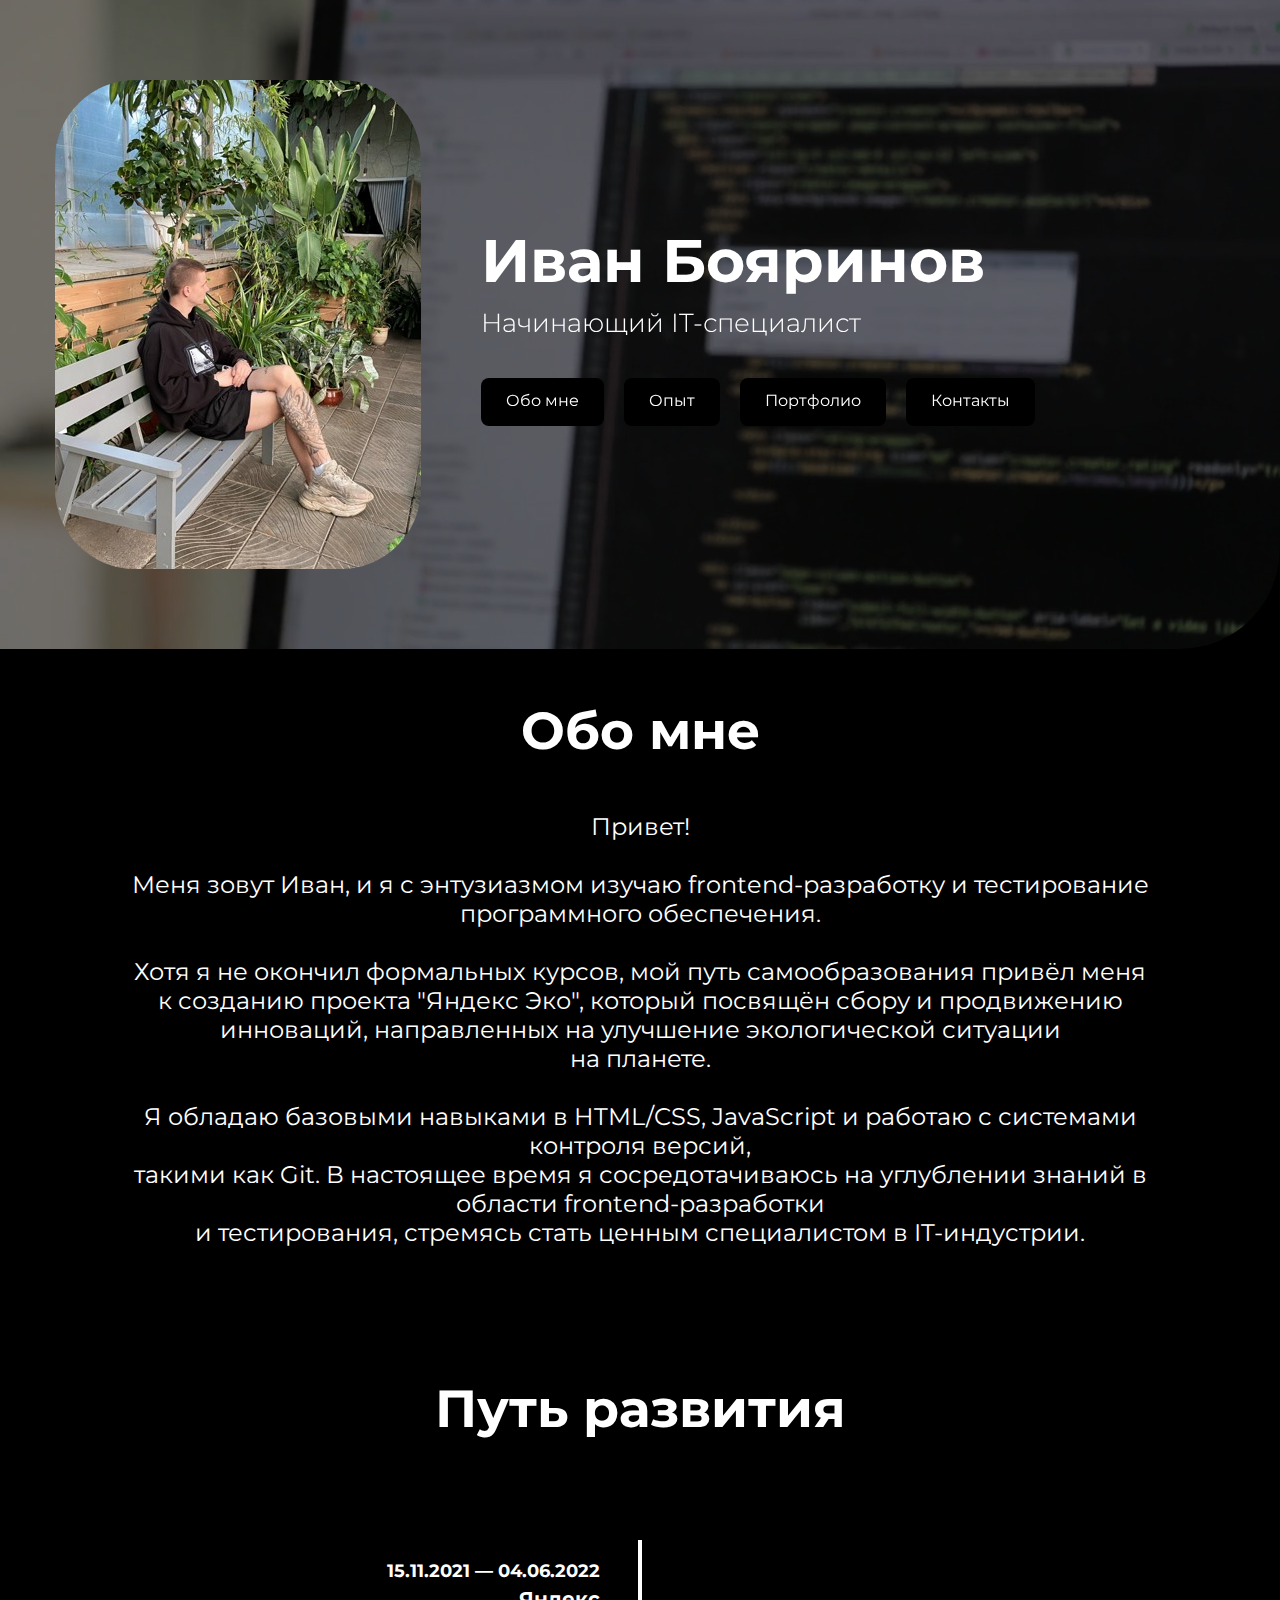
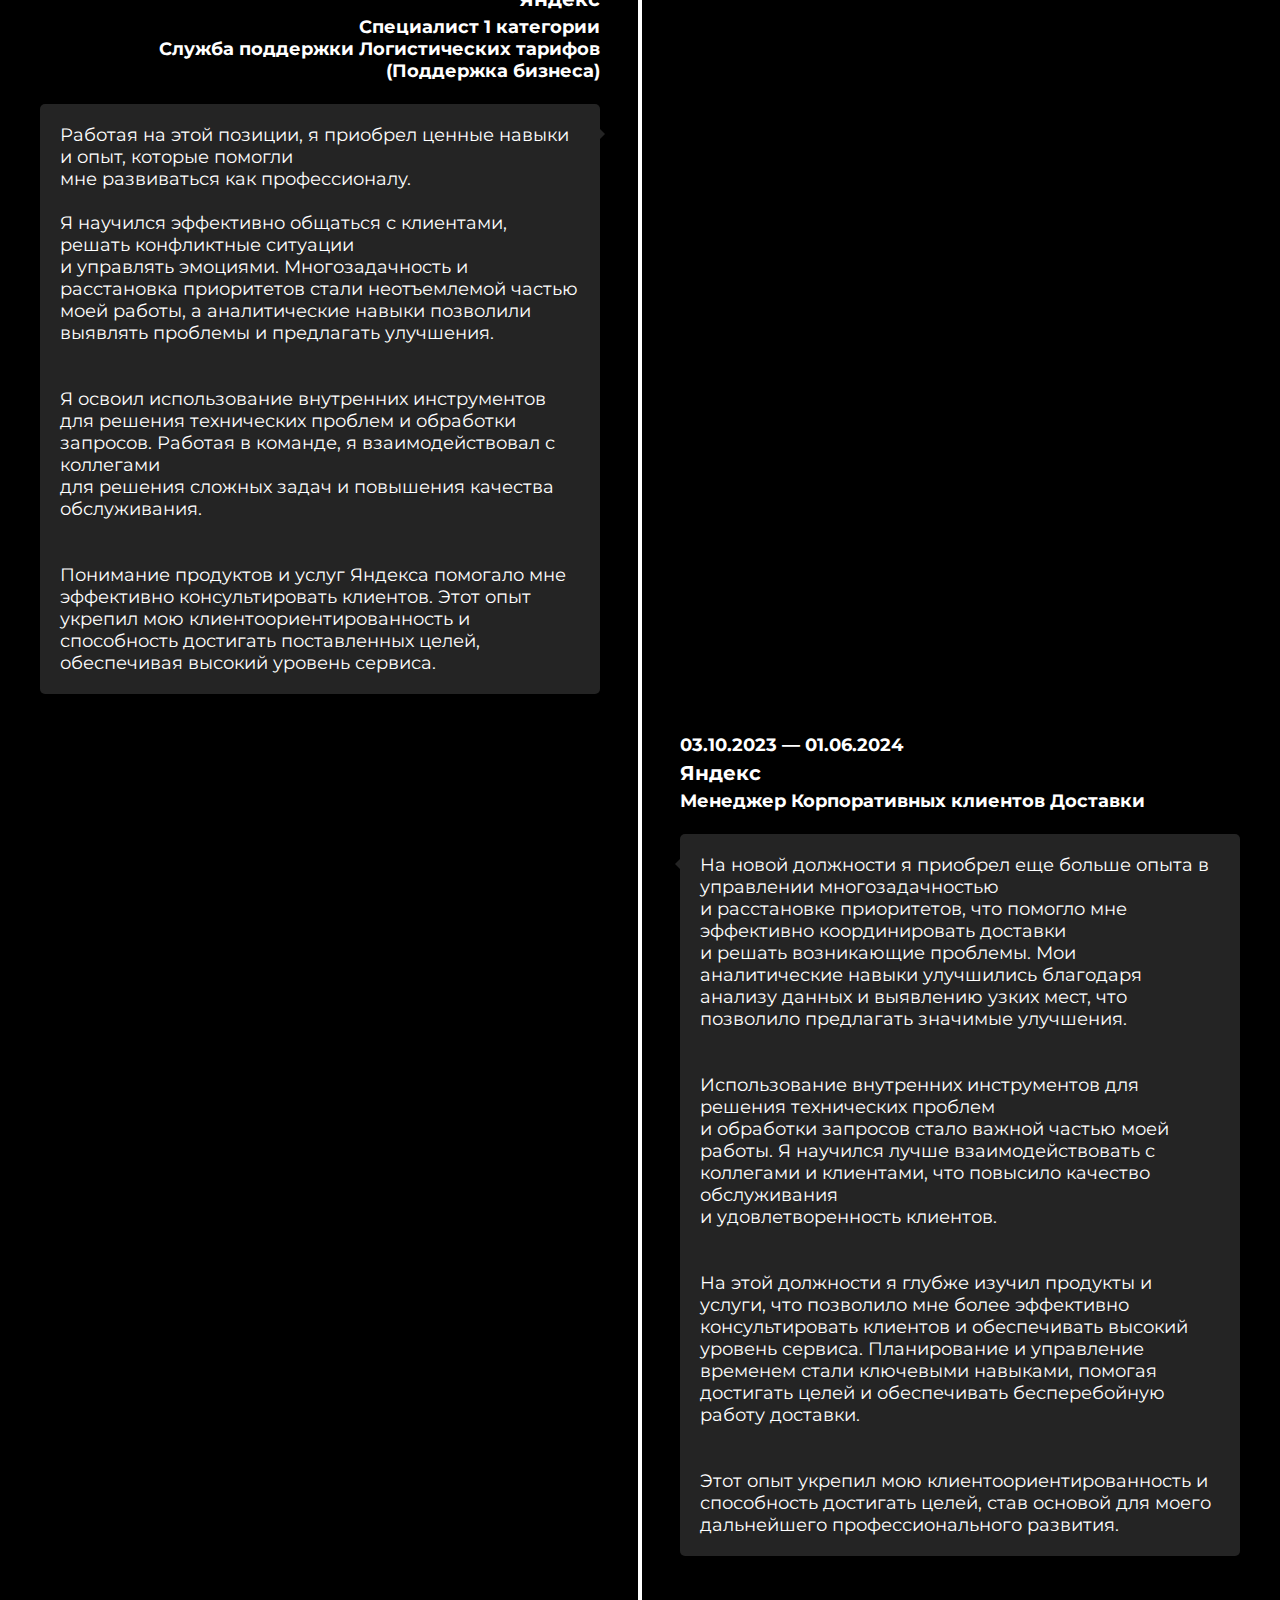
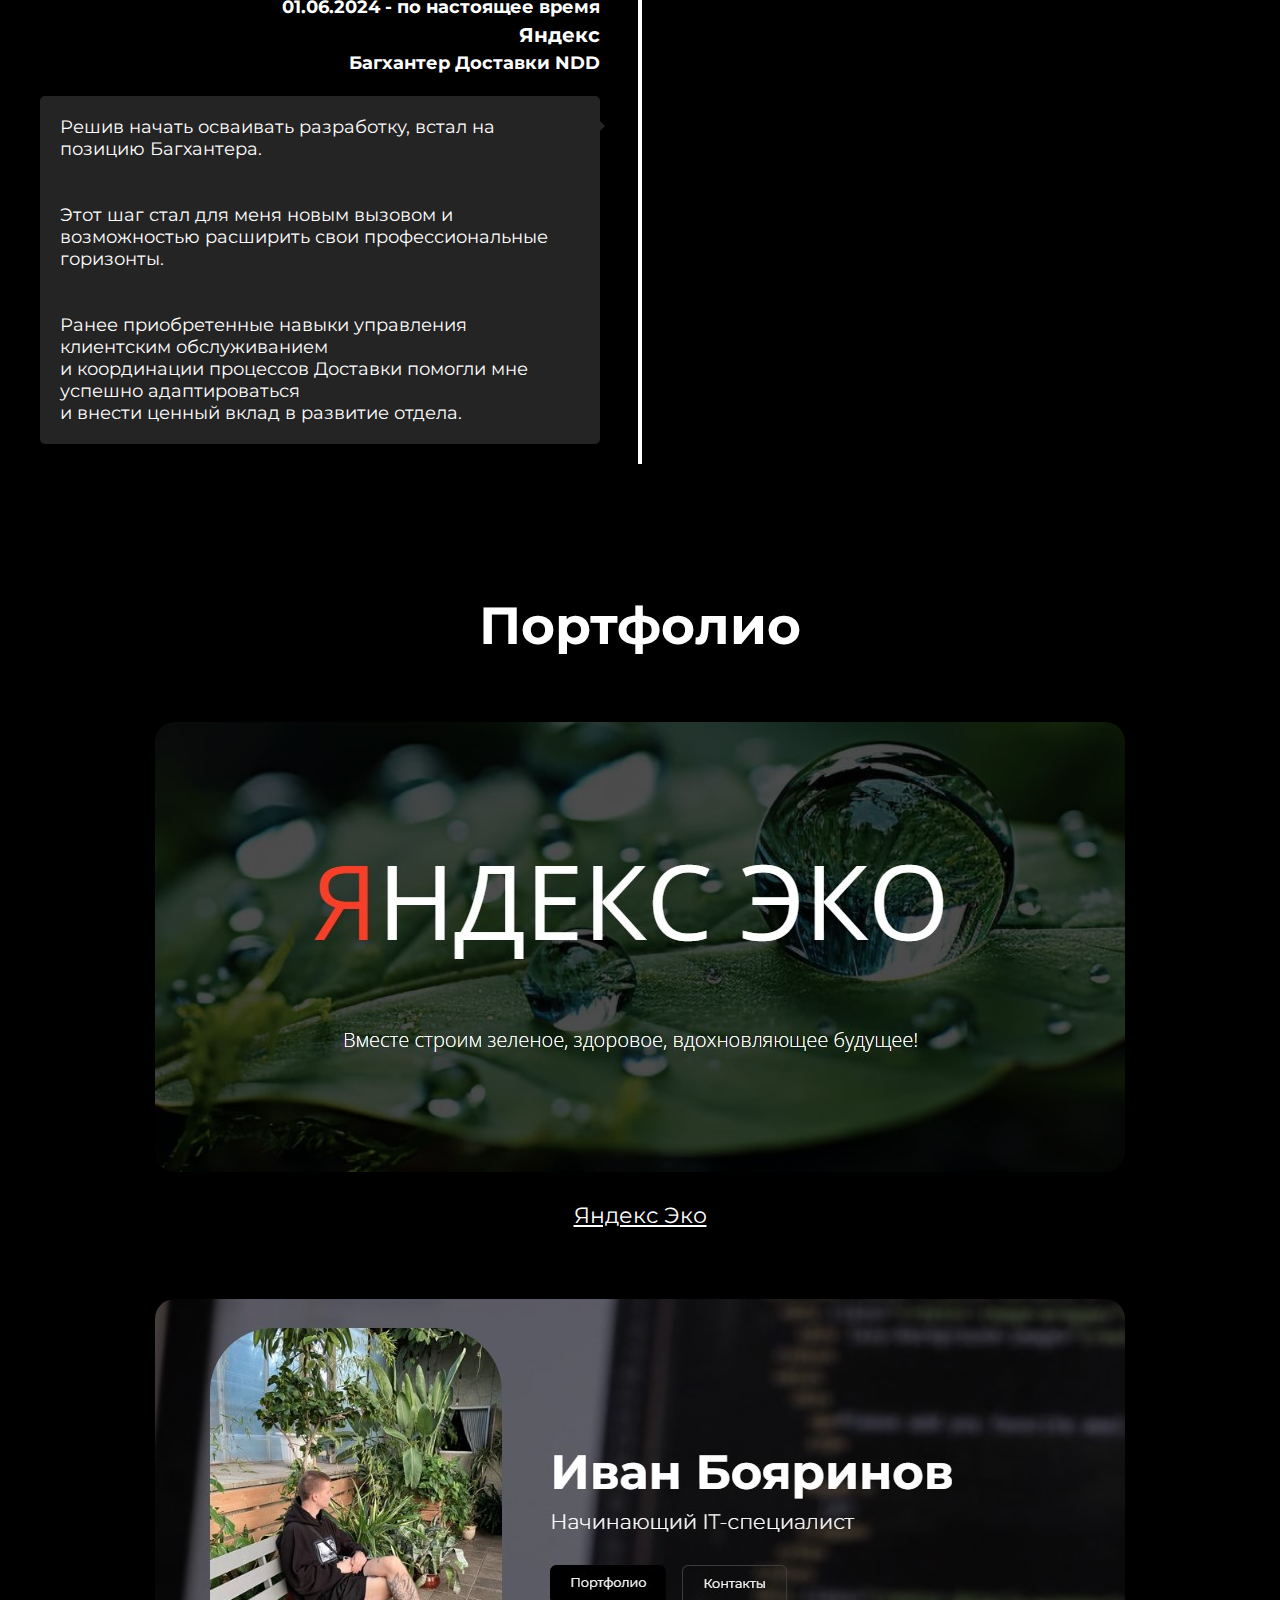
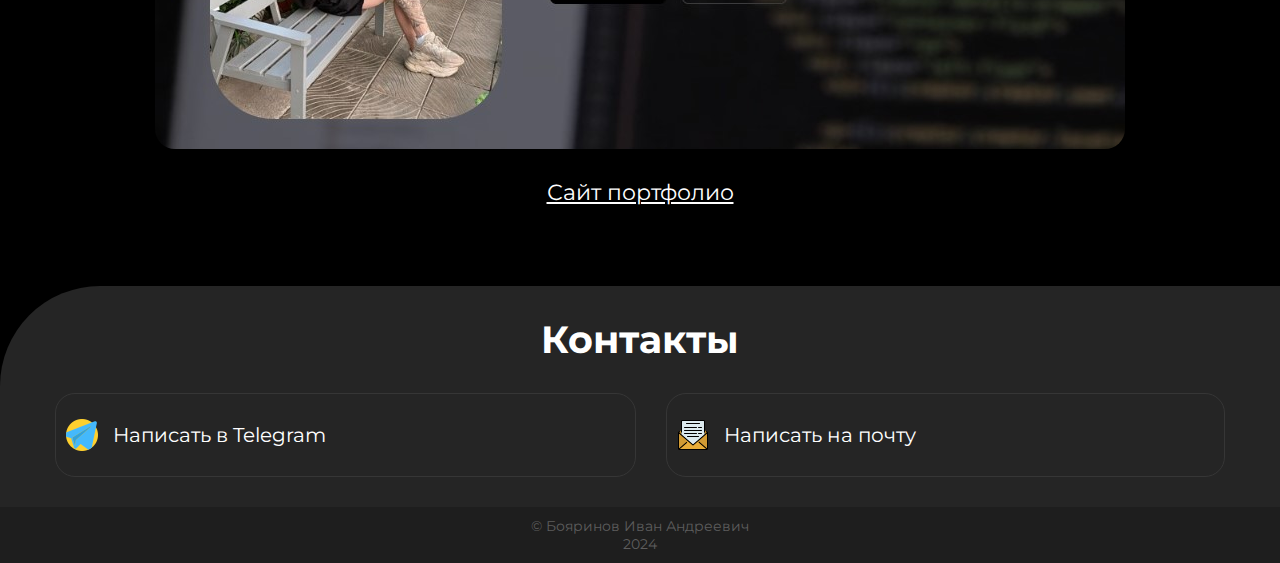
<file: index.html>
<!DOCTYPE html>
<html lang="ru">

<head>
    <meta charset="UTF-8">
    <meta name="viewport" content="width=device-width, initial-scale=1.0">
    <title>Иван Бояринов - Портфолио</title>
    <link rel="stylesheet" href="./css/reset.css">
    <link rel="stylesheet" href="./css/main.css">
    <link rel="stylesheet" href="./css/media.css">
    <link rel="icon" type="image/x-icon" href="./img/favicons/favicon.svg">
    <link rel="apple-touch-icon" sizes="180x180" href="./img/favicons/apple-touch-icon.png">
</head>

<body>
    <header class="header">
        <div class="container">
            <div class="header-row">
                <img src="./img/photo.jpg" srcset="./img/photo@2x.jpg 2x" alt="Photo" class="header-img">
                <div class="header-desc">
                    <h1 class="header-title">Иван Бояринов</h1>
                    <p class="header-text">Начинающий IT-специалист</p><br>
                    <div class="header-btns">
                        <a href="#information" class="btn">Обо мне</a>
                        <a href="#experience" class="btn">Опыт</a>
                        <a href="#portfolio" class="btn">Портфолио</a>
                        <a href="#contacts" class="btn">Контакты</a>
                    </div>
                </div>
            </div>
        </div>
        <video class="header-video" autoplay muted loop>
            <source type="video/mp4" src="./video/code.mp4">
        </video>
    </header>

    <main>
        <section class="info" id="info">
            <h2 class="information">Обо мне</h2>
            <div class="info-title">
                <p>Привет!<br>
                    
                <br>Меня зовут Иван, и я с энтузиазмом изучаю frontend-разработку и тестирование программного обеспечения.<br>
                <br>Хотя я не окончил формальных курсов, мой путь самообразования привёл меня к созданию проекта "Яндекс Эко", который посвящён сбору и продвижению инноваций, направленных на улучшение экологической ситуации <br>на планете.<br>

                <br>Я обладаю базовыми навыками в HTML/CSS, JavaScript и работаю с системами контроля версий, <br>такими как Git. В настоящее время я сосредотачиваюсь на углублении знаний в области frontend-разработки <br>и тестирования, стремясь стать ценным специалистом в IT-индустрии.</p>
            </div>

        <section class="experience" id="experience">
            <h2 class="road">Путь развития</h2>
            <div class="timeline">
                <article class="timeline-item">
                    <div class="timeline-date">
                        <h2 align="right">15.11.2021 — 04.06.2022</h2>
                        <h3 align="right">Яндекс</h3>
                        <p align="right">Специалист 1 категории<br>Служба поддержки Логистических тарифов (Поддержка бизнеса)</p><br>
                    </div>
                    <div class="timeline-content">
                        <p>Работая на этой позиции, я приобрел ценные навыки и опыт, которые помогли <br> мне развиваться как профессионалу.<br> 
                        
                        <br>Я научился эффективно общаться с клиентами, решать конфликтные ситуации <br> и управлять эмоциями. Многозадачность и расстановка приоритетов стали неотъемлемой частью моей работы, а аналитические навыки позволили выявлять проблемы и предлагать улучшения.</p><br>

                        <br><p>Я освоил использование внутренних инструментов для решения технических проблем и обработки запросов. Работая в команде, я взаимодействовал с коллегами <br>для решения сложных задач и повышения качества обслуживания.</p><br>

                        <br><p>Понимание продуктов и услуг Яндекса помогало мне эффективно консультировать клиентов. Этот опыт укрепил мою клиентоориентированность и способность достигать поставленных целей, обеспечивая высокий уровень сервиса.</p>
                    </div>
                </article>
                <article class="timeline-item">
                    <div class="timeline-date">
                        <h2 align="left">03.10.2023 — 01.06.2024</h2>
                        <h3>Яндекс</h3>
                        <p>Менеджер Корпоративных клиентов Доставки</p><br>
                    </div>
                    <div class="timeline-content">
                        <p>На новой должности я приобрел еще больше опыта в управлении многозадачностью <br> и расстановке приоритетов, что помогло мне эффективно координировать доставки <br> и решать возникающие проблемы. Мои аналитические навыки улучшились благодаря анализу данных и выявлению узких мест, что позволило предлагать значимые улучшения.</p><br> 

                        <br> <p>Использование внутренних инструментов для решения технических проблем <br> и обработки запросов стало важной частью моей работы. Я научился лучше взаимодействовать с коллегами и клиентами, что повысило качество обслуживания <br> и удовлетворенность клиентов.</p><br> 

                        <br><p>На этой должности я глубже изучил продукты и услуги, что позволило мне более эффективно консультировать клиентов и обеспечивать высокий уровень сервиса. Планирование и управление временем стали ключевыми навыками, помогая достигать целей и обеспечивать бесперебойную работу доставки.</p><br> 

                        <br><p>Этот опыт укрепил мою клиентоориентированность и способность достигать целей, став основой для моего дальнейшего профессионального развития.</p>
                    </div>
                </article>
                <article class="timeline-item">
                    <div class="timeline-date">
                        <h2 align="right">01.06.2024 - по настоящее время</h2>
                        <h3 align="right">Яндекс</h3>
                        <p align="right">Багхантер Доставки NDD</p><br>
                    </div>
                    <div class="timeline-content">
                        <p>Решив начать осваивать разработку, встал на позицию Багхантера.</p><br> 

                        <br> <p>Этот шаг стал для меня новым вызовом и возможностью расширить свои профессиональные горизонты.</p><br> 

                        <br> <p>Ранее приобретенные навыки управления клиентским обслуживанием <br> и координации процессов Доставки помогли мне успешно адаптироваться <br> и внести ценный вклад в развитие отдела.</p>
                    </div>
                </article>
            </div>
        </section>

        <section class="portfolio" id="portfolio">
            <div class="container">
                <h2 class="portfolio-title">Портфолио</h2>
                <div class="projects">
                    <article class="project">
                        <a href="./yandex-eco.html">
                            <img class="project-img" src="./img/portfolio/project-01.jpg" srcset="./img/portfolio/project-01@2x.jpg 2x" alt="Яндекс Эко">
                        </a>
                        <h3 class="project-title"><a href="./yandex-eco.html">Яндекс Эко</a></h3>
                    </article>
                    <article class="project">
                        <a href="./portfolio.html">
                            <img class="project-img" src="./img/portfolio/project-02.jpg" srcset="./img/portfolio/project-02@2x.jpg 2x" alt="Сайт портфолио">
                        </a>
                        <h3 class="project-title"><a href="./portfolio.html">Сайт портфолио</a></h3>
                    </article>
                </div>
            </div>
        </section>

        <section class="contacts" id="contacts">
            <div class="container">
                <h2 class="contacts-title">Контакты</h2>
                <div class="messangers">
                    <a href="https://t.me/gothic930633" class="messanger">
                        <img src="./img/icons/telegram.png" alt="Telegram">
                        Написать в Telegram
                    </a>
                    <a href="mailto:i.boyarinov@internet.ru" target="_blank" class="messanger">
                        <img src="./img/icons/email.png" alt="Почта">
                        Написать на почту
                    </a>
                </div>
            </div>
        </section>
    </main>

    <footer class="footer">
        <div class="container">
            <div class="footer-inner">
                <p>© Бояринов Иван Андреевич <br>2024</p>
            </div>
        </div>
    </footer>
</body>

</html>
</file>
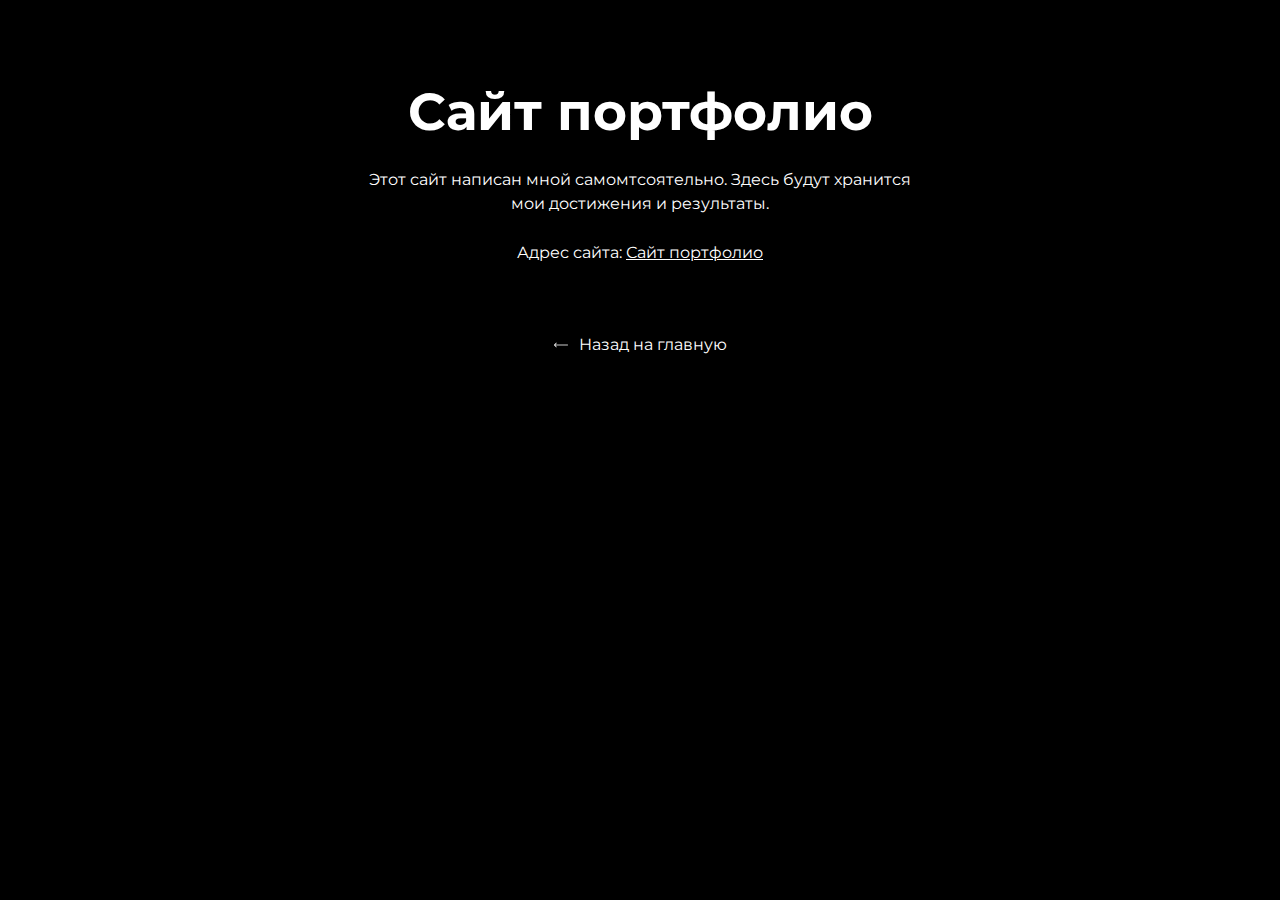
<file: portfolio.html>
<!DOCTYPE html>
<html lang="ru">

<head>
    <meta charset="UTF-8">
    <meta name="viewport" content="width=device-width, initial-scale=1.0">
    <title>Сайт портфолио</title>
    <link rel="stylesheet" href="./css/reset.css">
    <link rel="stylesheet" href="./css/main.css">
    <link rel="stylesheet" href="./css/media.css">
    <link rel="icon" type="image/x-icon" href="./img/favicons/favicon.svg">
    <link rel="apple-touch-icon" sizes="180x180" href="./img/favicons/apple-touch-icon.png">
</head>

<body>
    <article class="inner-page">
        <div class="container">
            <div class="inner-page-details">
                <h1 class="inner-page-title">Сайт портфолио</h1>
                <div class="inner-page-text">
                    <p>Этот сайт написан мной самомтсоятельно. Здесь будут хранится мои достижения и результаты.</p>
                    <p class="inner-page-link">Адрес сайта: <a href="http://127.0.0.1:5500/index.html" target="_blank">Сайт портфолио</a></p>
                </div>
            </div>
            <a href="index.html" class="inner-page-backlink">
                <img src="./img/icons/arrow-left.png" alt="Go Back">
                Назад на главную
            </a>
        </div>
    </article>
</body>

</html>
</file>
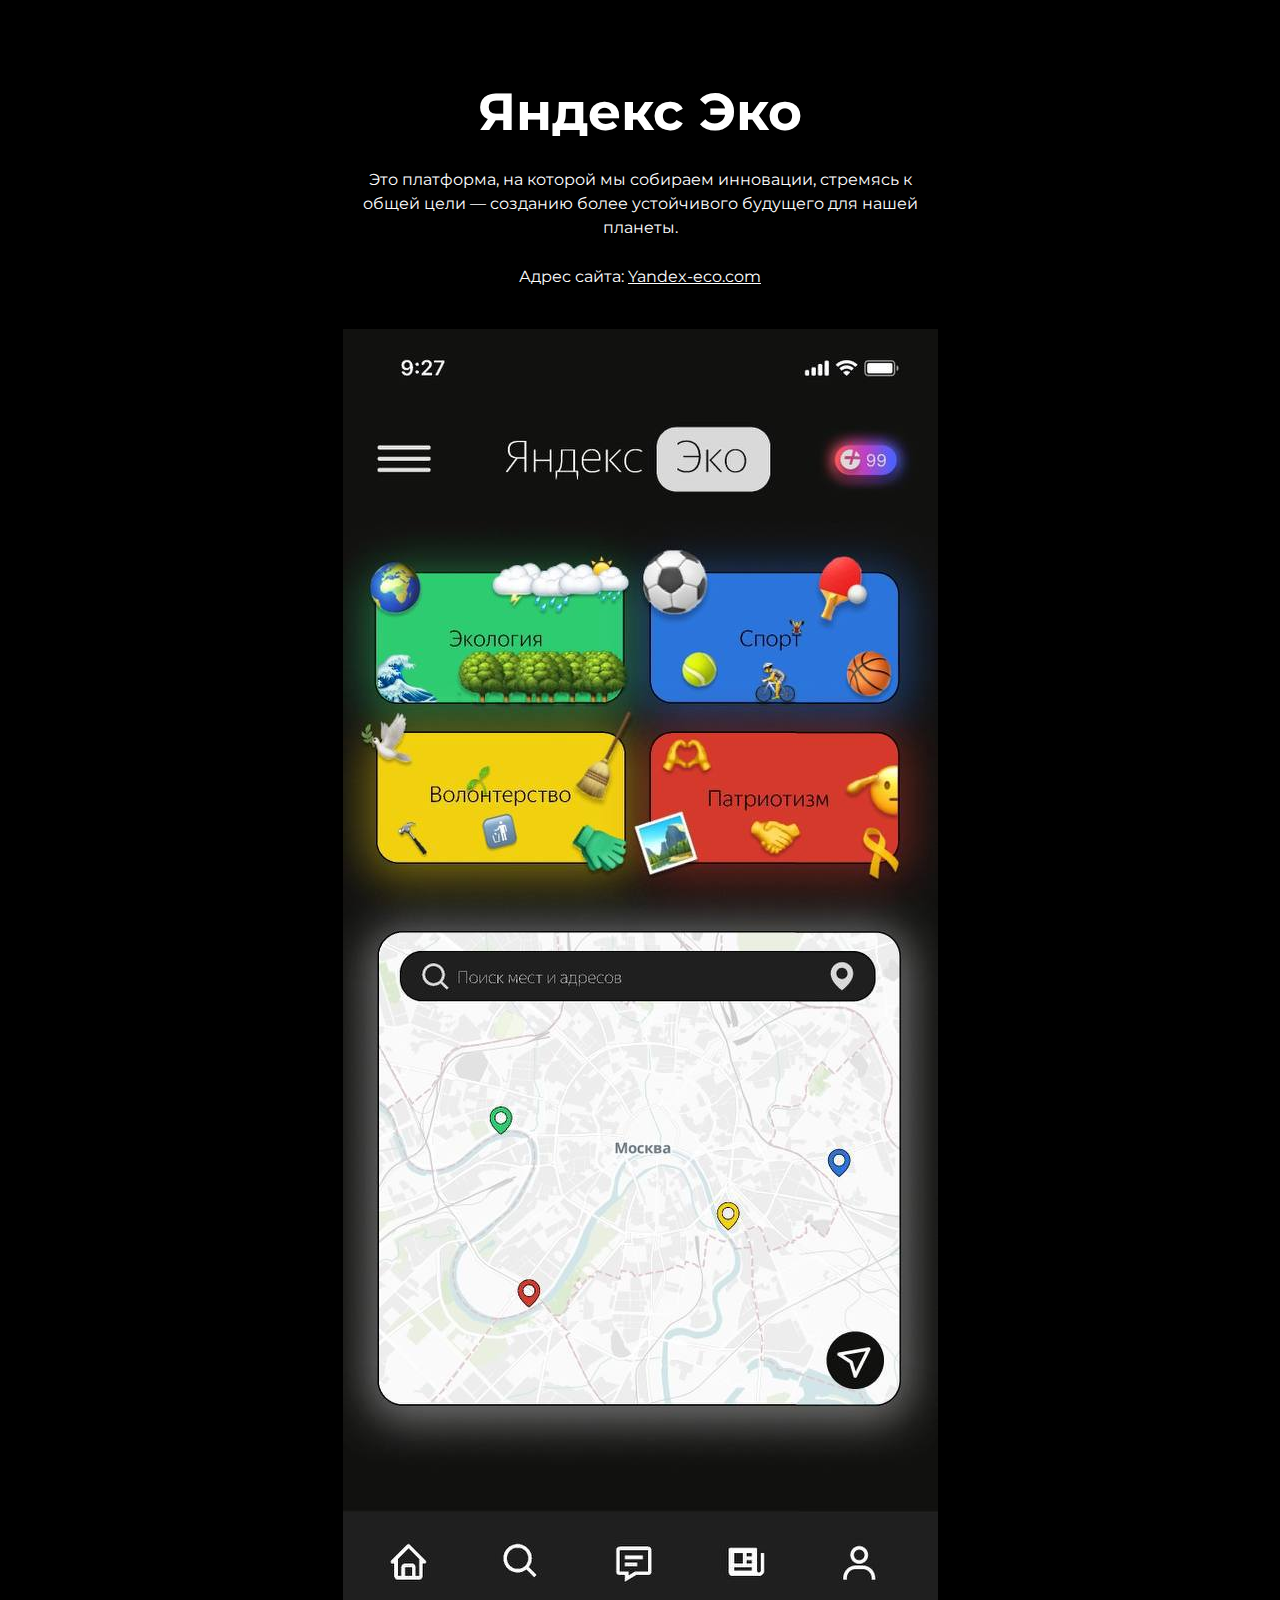
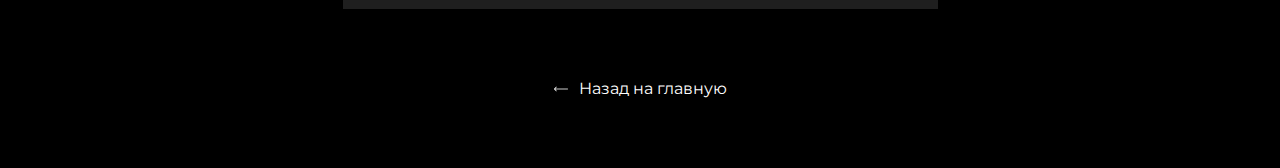
<file: yandex-eco.html>
<!DOCTYPE html>
<html lang="ru">

<head>
    <meta charset="UTF-8">
    <meta name="viewport" content="width=device-width, initial-scale=1.0">
    <title>Яндекс Эко</title>
    <link rel="stylesheet" href="./css/reset.css">
    <link rel="stylesheet" href="./css/main.css">
    <link rel="stylesheet" href="./css/media.css">
    <link rel="icon" type="image/x-icon" href="./img/favicons/favicon.svg">
    <link rel="apple-touch-icon" sizes="180x180" href="./img/favicons/apple-touch-icon.png">
</head>

<body>
    <article class="inner-page">
        <div class="container">
            <div class="inner-page-details">
                <h1 class="inner-page-title">Яндекс Эко</h1>
                <div class="inner-page-text">
                    <p>Это платформа, на которой мы собираем инновации, стремясь к общей цели — созданию более устойчивого будущего для нашей планеты.</p>
                    <p class="inner-page-link">Адрес сайта: <a href="http://yandex.eco.tilda.ws/" target="_blank">Yandex-eco.com</a></p>
                </div>
            </div>
            <img class="inner-page-img" src="./img/projects/project-panto-full.jpg" srcset="./img/projects/project-panto-full@2x.jpg 2x" alt="Приложение" class="inner-page-img">
            <a href="index.html" class="inner-page-backlink">
                <img src="./img/icons/arrow-left.png" alt="Go Back">
                Назад на главную
            </a>
        </div>
    </article>
</body>

</html>
</file>
<file: css/main.css>
@import url('https://fonts.googleapis.com/css2?family=Montserrat:ital,wght@0,100..900;1,100..900&display=swap');

/* CSS Variables for common values */
:root {
    --font-family: 'Montserrat', sans-serif;
    --font-weight-normal: 400;
    --font-weight-bold: 700;
    --font-weight-light: 300;
    --background-color: #000;
    --text-color: #fff;
    --primary-color: #1782CF;
    --border-radius: 8px;
    --transition-ease: 0.2s ease-in;
    --container-max-width: 1200px;
    --padding-standard: 15px;
    --margin-standard: 30px;
    --header-padding: 80px;
    --timeline-line-color: #ffffff;
    --timeline-bg-color: #242424;
    --footer-bg-color: #1E1E1E;
    --footer-text-color: #5D5D5D;
    --footer-link-color: #5886A8;
}

/* Base */
html {
    scroll-behavior: smooth;
}

body {
    font-family: var(--font-family);
    font-optical-sizing: auto;
    font-weight: var(--font-weight-normal);
    font-style: normal;
    background-color: var(--background-color);
}

.container {
    max-width: var(--container-max-width);
    margin: 0 auto;
    padding: 0 var(--padding-standard);
}

.none {
    display: none !important;
}

/* Header */
.header {
    position: relative;
    overflow: hidden;
    padding-top: var(--header-padding);
    padding-bottom: var(--header-padding);
    border-bottom-right-radius: 100px;
    background-color: var(--background-color);
    color: var(--text-color);
}

.header .container {
    position: relative;
    z-index: 9;
}

.header-video {
    position: absolute;
    left: 0;
    top: 0;
    width: 100%;
    height: 100%;
    object-fit: cover;
    object-position: center;
    border-bottom-right-radius: 100px;
    opacity: 0.5;
}

.header-row {
    display: flex;
    align-items: center;
    gap: 60px;
}

.header-img {
    border-radius: 80px;
}

.header-title {
    margin-bottom: 10px;
    font-weight: var(--font-weight-bold);
    font-size: 60px;
}

.header-text {
    margin-bottom: 20px;
    font-size: 26px;
    font-weight: var(--font-weight-light);
}

.header-btns {
    display: flex;
    gap: 20px;
}

.btn {
    height: 48px;
    padding: 15px 25px;
    background-color: var(--background-color);
    border-radius: var(--border-radius);
    color: var(--text-color);
    line-height: 1;
    transition: all var(--transition-ease);
}

.btn:hover {
    background-color: var(--primary-color);
}

.btn-outline {
    border: 1px solid #3B3B3B;
}

.btn-outline:hover {
    border-color: var(--primary-color);
}

/* information */
.information {
    margin-top: 50px;
    margin-bottom: 50px;
    font-size: 52px;
    font-weight: var(--font-weight-bold);
    text-align: center;
    color: white;
}

.info-title {
    color: #fff;
    text-align: center;
    margin-left: 10%;
    margin-right: 10%;
    font-size: 24px;
}

/* Skills */
.road {
    margin: 130px 0 100px;
    font-size: 52px;
    font-weight: var(--font-weight-bold);
    text-align: center;
    color: var(--text-color);
}

.timeline {
    width: 100%;
    margin: 50px auto;
    position: relative;
}

.timeline::before {
    content: '';
    position: absolute;
    left: 50%;
    top: 0;
    bottom: 0;
    width: 4px;
    background: var(--timeline-line-color);
    margin-left: -2px;
}

.timeline-item {
    position: relative;
    width: 50%;
    padding: 20px 40px;
    box-sizing: border-box;
}

.timeline-item:nth-child(odd) {
    right: 0;
    text-align: left;
}

.timeline-item:nth-child(even) {
    left: 50%;
}

.timeline-date {
    font-size: 18px;
    font-weight: bold;
    color: var(--text-color);
}

.timeline-date h3 {
    margin: 5px 0;
    font-size: 20px;
}

.timeline-content {
    color: var(--text-color);
    background: var(--timeline-bg-color);
    padding: 20px;
    border-radius: 5px;
    position: relative;
    font-size: 18px;
}

.timeline-item:nth-child(odd) .timeline-content::before {
    content: '';
    position: absolute;
    right: -15px;
    top: 20px;
    border-width: 10px;
    border-style: solid;
    border-color: transparent transparent transparent var(--timeline-bg-color);
}

.timeline-item:nth-child(even) .timeline-content::before {
    content: '';
    position: absolute;
    left: -15px;
    top: 20px;
    border-width: 10px;
    border-style: solid;
    border-color: transparent var(--timeline-bg-color) transparent transparent;
}

/* Portfolio */
.portfolio {
    padding: 80px 0;
    color: var(--text-color);
}

.portfolio-title {
    margin-bottom: 65px;
    font-size: 52px;
    font-weight: var(--font-weight-bold);
    text-align: center;
}

.projects {
    display: flex;
    flex-direction: column;
    gap: 70px;
    align-items: center;
}

.project {
    text-align: center;
}

.project-img {
    margin-bottom: 30px;
    border-radius: 20px;
    transition: opacity var(--transition-ease);
}

.project-img:hover {
    opacity: 0.8;
}

.project-title {
    font-size: 22px;
}

.project-title a {
    color: var(--text-color);
    text-decoration: underline;
}

/* Contacts */
.contacts {
    padding: 30px 0;
    border-top-left-radius: 100px;
    background-color: #252525;
    color: var(--text-color);
}

.contacts-title {
    margin-bottom: var(--margin-standard);
    font-size: 38px;
    font-weight: var(--font-weight-bold);
    text-align: center;
}

.messangers {
    display: flex;
    gap: 30px;
    flex-wrap: wrap;
    row-gap: var(--margin-standard);
}

.messanger {
    flex-grow: 1;
    display: flex;
    gap: 15px;
    align-items: center;
    padding: 25px 10px;
    border-radius: 20px;
    border: 1px solid #363636;
    color: var(--text-color);
    font-size: 20px;
    transition: background-color var(--transition-ease);
}

.messanger:hover {
    background-color: #1E1E1E;
}

/* Footer */
.footer {
    padding: 10px 0;
    background-color: var(--footer-bg-color);
    color: var(--footer-text-color);
}

.footer a {
    color: var(--footer-link-color);
}

.footer-inner {
    font-size: 14px;
    text-align: center;
}

.footer-inner p + p {
    margin-top: 15px;
}

/* Inner Page */
.inner-page {
    padding: 80px 0 40px;
}

.inner-page-details {
    text-align: center;
}

.inner-page-title {
    margin-bottom: 25px;
    color: var(--text-color);
    font-size: 52px;
    font-weight: var(--font-weight-bold);
}

.inner-page-text {
    margin: 0 auto 40px;
    max-width: 570px;
    color: var(--text-color);
    line-height: 1.5;
}

.inner-page-text p + p {
    margin-top: 25px;
}

.inner-page-link {
    color: var(--text-color);
}

.inner-page-link a {
    color: var(--text-color);
    text-decoration: underline;
}

.inner-page-img {
    display: block;
    margin: 0 auto 40px;
}

.inner-page-backlink {
    margin: 0 auto;
    max-width: 770px;
    padding: 30px;
    display: flex;
    gap: 10px;
    align-items: center;
    justify-content: center;
    background-color: var(--background-color);
    color: var(--text-color);
}
</file>
<file: css/media.css>
@media (max-width: 1080px) {

    .header-row {
        column-gap: 30px;
    }

    .header-img {
        width: 300px;
        border-radius: 30px;
    }

    .header-title {
        font-size: 52px;
    }

    .header-text {
        font-size: 22px;
    }

    .portfolio-title {
        font-size: 42px;
    }

    .contacts-title {
        font-size: 42px;
    }

    /* Inner Page */
    .inner-page-title {
        font-size: 42px;
    }
}

@media (max-width: 767px) {

    .header {
        padding: 20px 0 40px;
        border-bottom-right-radius: 60px;
    }

    .header-video {
        border-bottom-right-radius: 60px;
    }

    .header-row {
        flex-direction: column;
        row-gap: 20px;
        align-items: flex-start;
    }

    .header-img {
        max-width: 100%;
        width: auto;
        border-radius: 30px;
    }

    .header-title {
        font-size: 32px;
    }

    .header-text {
        font-size: 18px;
    }

    /* BTNS */

    .btn,
    .btn-outline {
        height: 42px;
        padding: 12px 15px 0;
    }

    /* PORTFOLIO */
    .portfolio {
        padding: 40px 0;
    }

    .portfolio-title {
        margin-bottom: 30px;
        font-size: 28px;
    }

    .projects {
        row-gap: 30px;
    }

    .project-img {
        margin-bottom: 20px;
        border-radius: 14px;
    }

    .project-title {
        font-size: 16px;
    }

    /* Contacts */

    .contacts {
        padding: 40px 0;
        border-top-left-radius: 60px;
    }

    .contacts-title {
        margin-bottom: 30px;
        font-size: 28px;
    }

    .messangers {
        gap: 20px
    }

    .messanger {
        padding: 32px 20px;
        border-radius: 12px;
        font-size: 16px;
    }

    /* FOOTER */

    .footer-inner {
        font-size: 12px;
    }

    /* INNER PAGE */


    .inner-page {
        padding: 40px 0;
    }

    .inner-page-title {
        margin-bottom: 20px;
        font-size: 28px;
    }

    .inner-page-text {
        margin-bottom: 20px;
    }

    .inner-page-text p+p {
        margin-top: 20px;
    }

    .inner-page-img {
        margin-bottom: 20px;
    }

    .inner-page-backlink {
        padding: 20px;
    }
}
</file>
